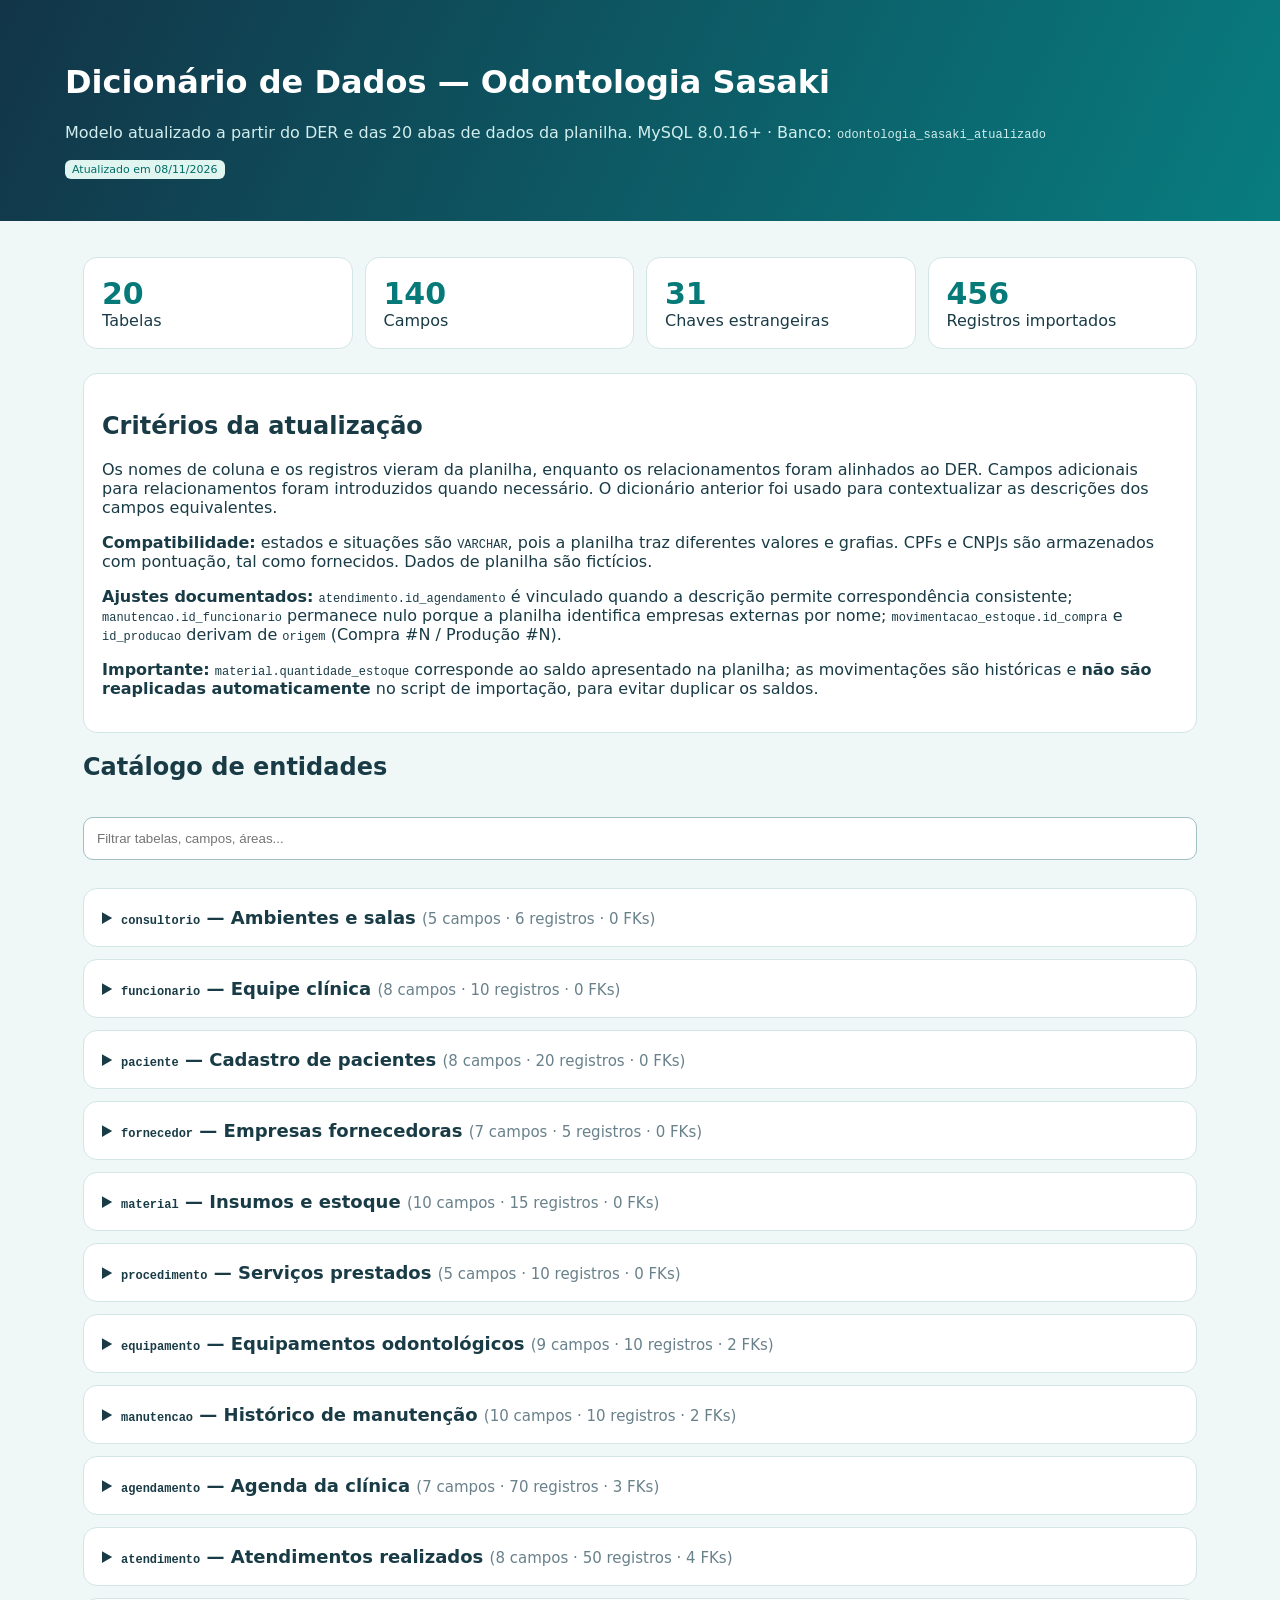
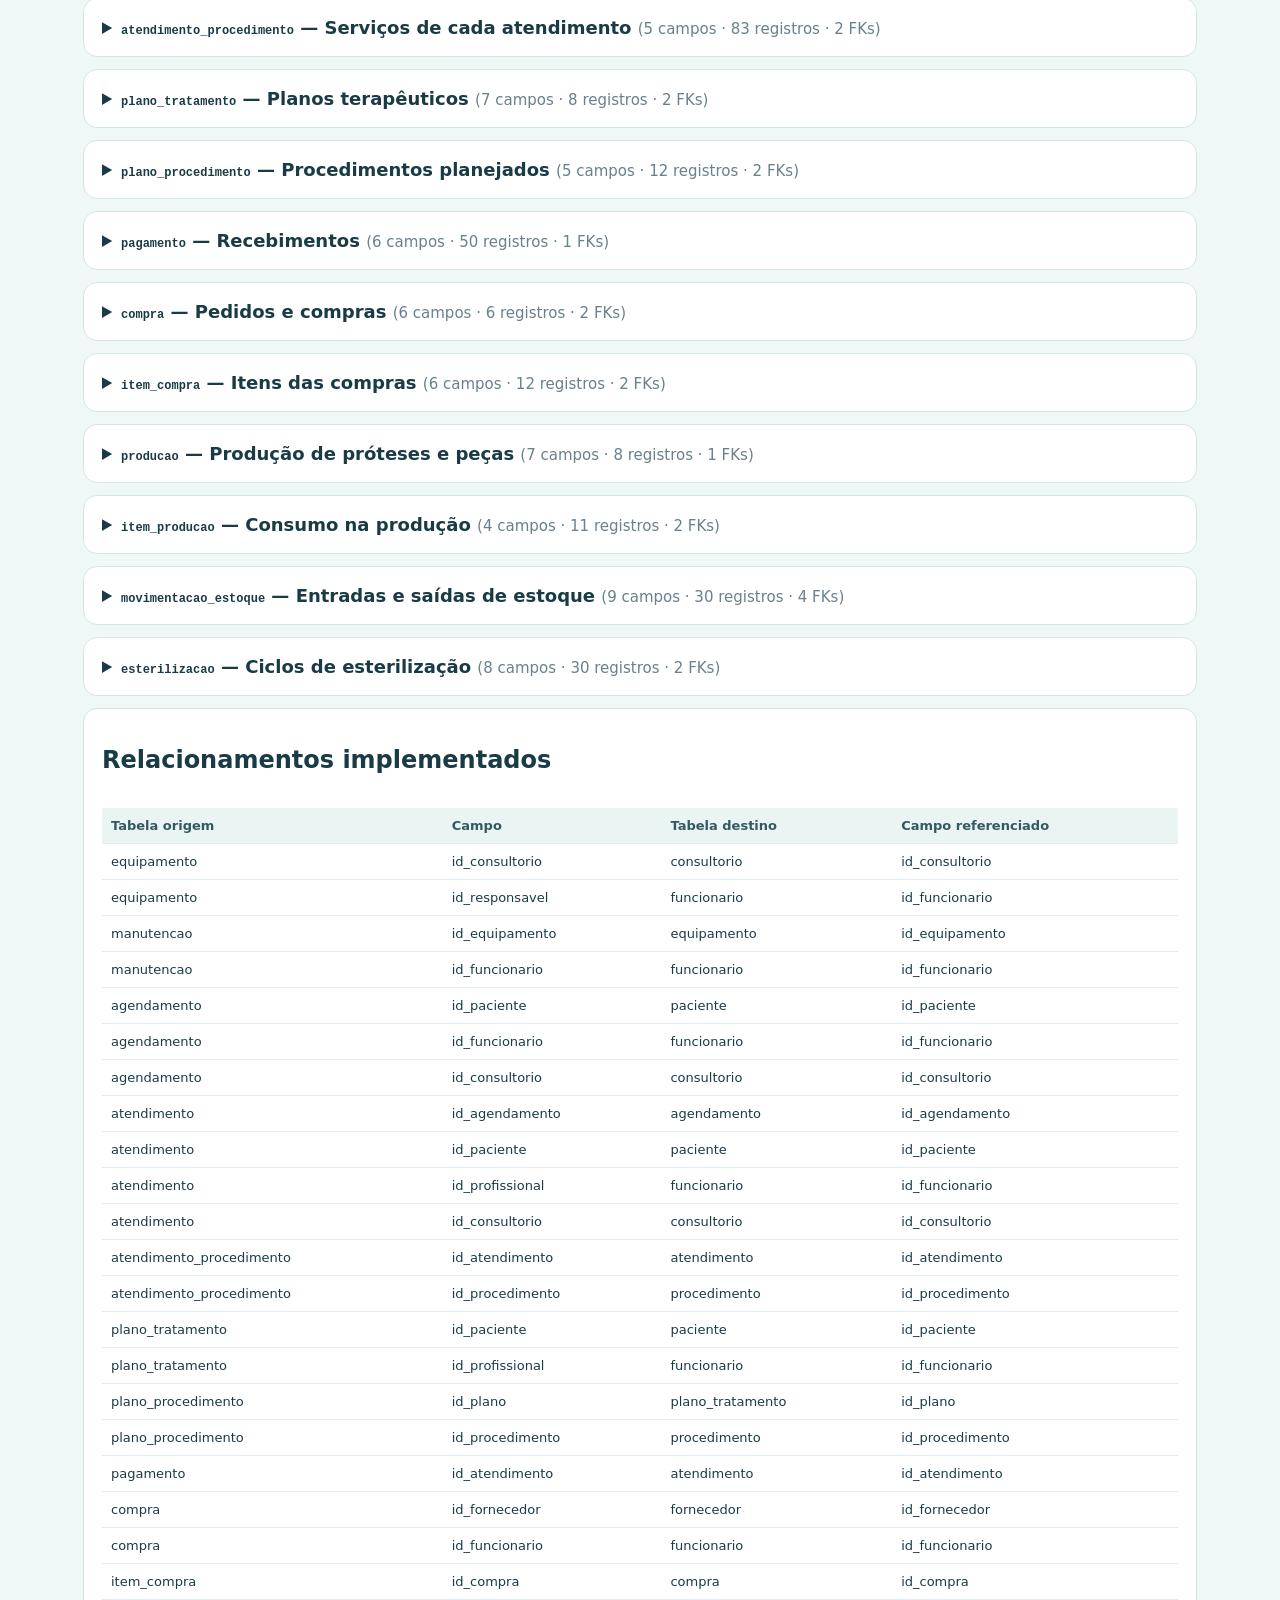
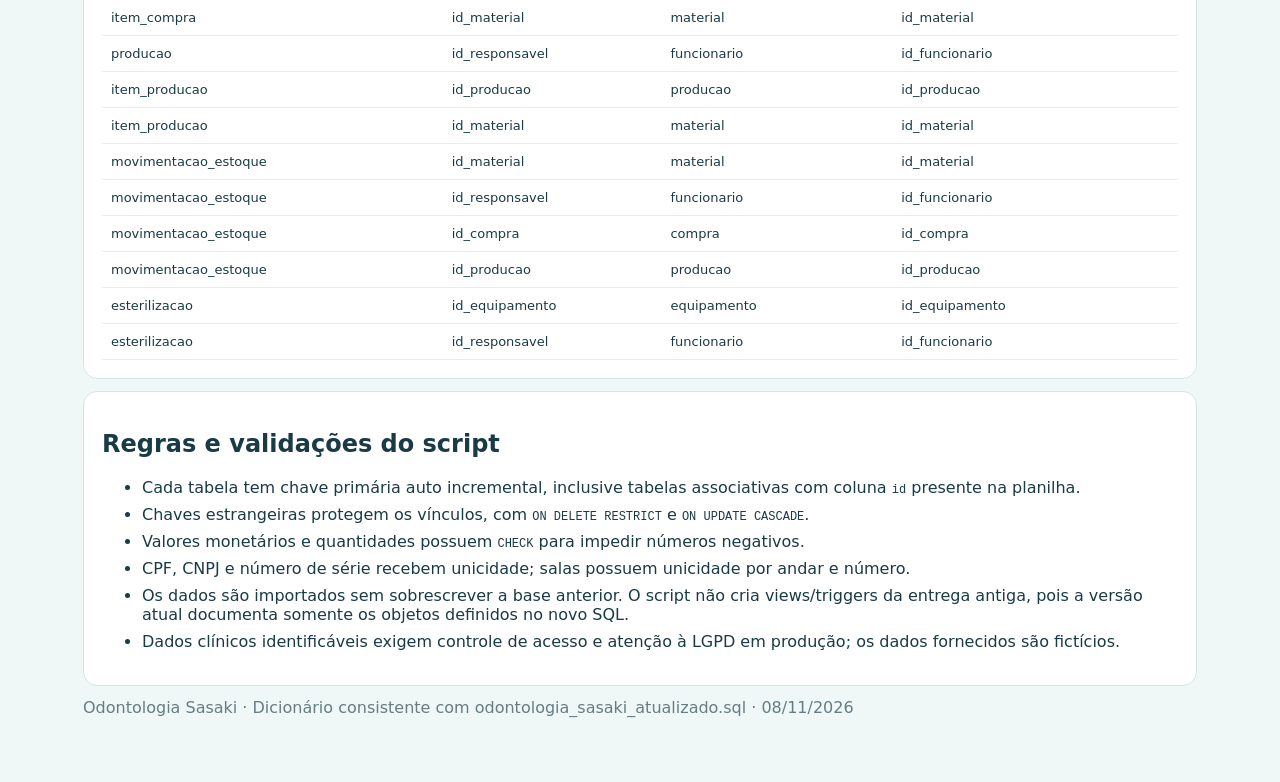
<file: Dicionario de banco de dados/dicionario_de_dados_odontologia_sasaki_atualizado.html>
<!doctype html><html lang="pt-BR"><head><meta charset="utf-8"><meta name="viewport" content="width=device-width,initial-scale=1"><title>Dicionário de Dados — Odontologia Sasaki (Atualizado)</title>
<style>:root{font-family:system-ui,Arial,sans-serif;color:#193b46;background:#eff7f7}*{box-sizing:border-box}body{margin:0}.top{background:linear-gradient(115deg,#123548,#087d80);color:white;padding:42px max(24px,calc((100% - 1150px)/2))}.top p{color:#d2eeee}.wrap{max-width:1150px;margin:auto;padding:24px 18px 65px}.tiles{display:grid;grid-template-columns:repeat(4,1fr);gap:12px}.tile,.panel,details{background:white;border:1px solid #d4e5e5;border-radius:14px;padding:18px;margin:12px 0}.tile b{display:block;font-size:30px;color:#057a78}.muted{color:#657d83}.tag{display:inline-block;background:#e0f4f0;color:#006c65;border-radius:6px;padding:3px 7px;font-size:11px}.filter{width:100%;padding:13px;border:1px solid #9fbfc0;border-radius:10px;margin:16px 0}summary{cursor:pointer;font-weight:750;font-size:18px}summary small{font-weight:400;color:#69818b}table{border-collapse:collapse;width:100%;font-size:13px;margin-top:14px}td,th{text-align:left;border-bottom:1px solid #e3ecef;padding:10px 9px;vertical-align:top}th{background:#e9f4f3;color:#355961}code{font-size:12px;overflow-wrap:anywhere}.tablebox{overflow-x:auto}.key{color:#007a7b;font-weight:bold}li{margin:8px 0}@media(max-width:700px){.tiles{grid-template-columns:repeat(2,1fr)}.top{padding:30px 20px}table{min-width:760px}}@media print{.filter{display:none}details{break-inside:avoid}details .tablebox{display:block!important}}</style>
</head><body><header class="top"><h1>Dicionário de Dados — Odontologia Sasaki</h1><p>Modelo atualizado a partir do DER e das 20 abas de dados da planilha. MySQL 8.0.16+ · Banco: <code>odontologia_sasaki_atualizado</code></p><span class="tag">Atualizado em 08/11/2026</span></header><main class="wrap"><div class="tiles">
<div class="tile"><b>20</b><span>Tabelas</span></div>
<div class="tile"><b>140</b><span>Campos</span></div>
<div class="tile"><b>31</b><span>Chaves estrangeiras</span></div>
<div class="tile"><b>456</b><span>Registros importados</span></div>
</div><section class="panel"><h2>Critérios da atualização</h2><p>Os nomes de coluna e os registros vieram da planilha, enquanto os relacionamentos foram alinhados ao DER. Campos adicionais para relacionamentos foram introduzidos quando necessário. O dicionário anterior foi usado para contextualizar as descrições dos campos equivalentes.</p><p><b>Compatibilidade:</b> estados e situações são <code>VARCHAR</code>, pois a planilha traz diferentes valores e grafias. CPFs e CNPJs são armazenados com pontuação, tal como fornecidos. Dados de planilha são fictícios.</p><p><b>Ajustes documentados:</b> <code>atendimento.id_agendamento</code> é vinculado quando a descrição permite correspondência consistente; <code>manutencao.id_funcionario</code> permanece nulo porque a planilha identifica empresas externas por nome; <code>movimentacao_estoque.id_compra</code> e <code>id_producao</code> derivam de <code>origem</code> (Compra #N / Produção #N).</p><p><b>Importante:</b> <code>material.quantidade_estoque</code> corresponde ao saldo apresentado na planilha; as movimentações são históricas e <strong>não são reaplicadas automaticamente</strong> no script de importação, para evitar duplicar os saldos.</p></section><section><h2>Catálogo de entidades</h2><input class="filter" id="search" placeholder="Filtrar tabelas, campos, áreas..." oninput="let q=this.value.toLowerCase();document.querySelectorAll(&quot;details&quot;).forEach(e=>e.hidden=!e.dataset.search.includes(q))">
<details data-search="consultorio ambientes e salas id_consultorio nome_consultorio numero_sala andar status"><summary><code>consultorio</code> — Ambientes e salas <small>(5 campos · 6 registros · 0 FKs)</small></summary><div class="tablebox"><table><thead><tr><th>Coluna</th><th>Tipo MySQL</th><th>Nulo</th><th>Chave</th><th>Origem</th><th>Descrição</th></tr></thead><tbody>
<tr><td><code>id_consultorio</code></td><td><code>BIGINT</code></td><td>Não</td><td class="key">PK / AUTO_INCREMENT</td><td>PLANILHA</td><td>Identificador único do consultório.</td></tr>
<tr><td><code>nome_consultorio</code></td><td><code>VARCHAR(180)</code></td><td>Não</td><td class="key">—</td><td>PLANILHA</td><td>Nome utilizado para identificar o ambiente.</td></tr>
<tr><td><code>numero_sala</code></td><td><code>VARCHAR(20)</code></td><td>Não</td><td class="key">UNIQUE composto</td><td>PLANILHA</td><td>Número ou código da sala.</td></tr>
<tr><td><code>andar</code></td><td><code>INT</code></td><td>Sim</td><td class="key">UNIQUE composto</td><td>PLANILHA</td><td>Pavimento onde o consultório está localizado.</td></tr>
<tr><td><code>status</code></td><td><code>VARCHAR(120)</code></td><td>Não</td><td class="key">—</td><td>PLANILHA</td><td>Situação de funcionamento do consultório.</td></tr>
</tbody></table></div></details>
<details data-search="funcionario equipe clínica id_funcionario nome cpf cargo telefone email data_admissao situacao_profissional"><summary><code>funcionario</code> — Equipe clínica <small>(8 campos · 10 registros · 0 FKs)</small></summary><div class="tablebox"><table><thead><tr><th>Coluna</th><th>Tipo MySQL</th><th>Nulo</th><th>Chave</th><th>Origem</th><th>Descrição</th></tr></thead><tbody>
<tr><td><code>id_funcionario</code></td><td><code>BIGINT</code></td><td>Não</td><td class="key">PK / AUTO_INCREMENT</td><td>PLANILHA</td><td>Identificador único do colaborador.</td></tr>
<tr><td><code>nome</code></td><td><code>VARCHAR(180)</code></td><td>Não</td><td class="key">—</td><td>PLANILHA</td><td>Nome completo do funcionário.</td></tr>
<tr><td><code>cpf</code></td><td><code>VARCHAR(14)</code></td><td>Sim</td><td class="key">UNIQUE</td><td>PLANILHA</td><td>CPF do funcionário, armazenado com 11 algarismos.</td></tr>
<tr><td><code>cargo</code></td><td><code>VARCHAR(120)</code></td><td>Sim</td><td class="key">—</td><td>PLANILHA</td><td>Cargo ou função exercida.</td></tr>
<tr><td><code>telefone</code></td><td><code>VARCHAR(120)</code></td><td>Sim</td><td class="key">—</td><td>PLANILHA</td><td>Telefone de contato.</td></tr>
<tr><td><code>email</code></td><td><code>VARCHAR(150)</code></td><td>Sim</td><td class="key">—</td><td>PLANILHA</td><td>Endereço eletrônico do funcionário.</td></tr>
<tr><td><code>data_admissao</code></td><td><code>DATE</code></td><td>Não</td><td class="key">—</td><td>PLANILHA</td><td>Data de admissão na clínica.</td></tr>
<tr><td><code>situacao_profissional</code></td><td><code>VARCHAR(120)</code></td><td>Não</td><td class="key">—</td><td>PLANILHA</td><td>Condição profissional do funcionário.</td></tr>
</tbody></table></div></details>
<details data-search="paciente cadastro de pacientes id_paciente nome cpf data_nascimento telefone email endereco convenio"><summary><code>paciente</code> — Cadastro de pacientes <small>(8 campos · 20 registros · 0 FKs)</small></summary><div class="tablebox"><table><thead><tr><th>Coluna</th><th>Tipo MySQL</th><th>Nulo</th><th>Chave</th><th>Origem</th><th>Descrição</th></tr></thead><tbody>
<tr><td><code>id_paciente</code></td><td><code>BIGINT</code></td><td>Não</td><td class="key">PK / AUTO_INCREMENT</td><td>PLANILHA</td><td>Identificador único do paciente.</td></tr>
<tr><td><code>nome</code></td><td><code>VARCHAR(180)</code></td><td>Não</td><td class="key">—</td><td>PLANILHA</td><td>Nome completo do paciente.</td></tr>
<tr><td><code>cpf</code></td><td><code>VARCHAR(14)</code></td><td>Sim</td><td class="key">UNIQUE</td><td>PLANILHA</td><td>CPF do paciente, quando informado.</td></tr>
<tr><td><code>data_nascimento</code></td><td><code>DATE</code></td><td>Sim</td><td class="key">—</td><td>PLANILHA</td><td>Data de nascimento do paciente.</td></tr>
<tr><td><code>telefone</code></td><td><code>VARCHAR(120)</code></td><td>Sim</td><td class="key">—</td><td>PLANILHA</td><td>Telefone para contato.</td></tr>
<tr><td><code>email</code></td><td><code>VARCHAR(150)</code></td><td>Sim</td><td class="key">—</td><td>PLANILHA</td><td>Endereço eletrônico informado.</td></tr>
<tr><td><code>endereco</code></td><td><code>VARCHAR(250)</code></td><td>Sim</td><td class="key">—</td><td>PLANILHA</td><td>Endereço cadastrado.</td></tr>
<tr><td><code>convenio</code></td><td><code>VARCHAR(120)</code></td><td>Sim</td><td class="key">—</td><td>PLANILHA</td><td>Nome do convênio, quando aplicável.</td></tr>
</tbody></table></div></details>
<details data-search="fornecedor empresas fornecedoras id_fornecedor razao_social cnpj telefone email endereco status"><summary><code>fornecedor</code> — Empresas fornecedoras <small>(7 campos · 5 registros · 0 FKs)</small></summary><div class="tablebox"><table><thead><tr><th>Coluna</th><th>Tipo MySQL</th><th>Nulo</th><th>Chave</th><th>Origem</th><th>Descrição</th></tr></thead><tbody>
<tr><td><code>id_fornecedor</code></td><td><code>BIGINT</code></td><td>Não</td><td class="key">PK / AUTO_INCREMENT</td><td>PLANILHA</td><td>Identificador único do fornecedor.</td></tr>
<tr><td><code>razao_social</code></td><td><code>VARCHAR(180)</code></td><td>Não</td><td class="key">—</td><td>PLANILHA</td><td>Razão social ou nome cadastrado do fornecedor.</td></tr>
<tr><td><code>cnpj</code></td><td><code>VARCHAR(18)</code></td><td>Sim</td><td class="key">UNIQUE</td><td>PLANILHA</td><td>CNPJ do fornecedor, quando disponível.</td></tr>
<tr><td><code>telefone</code></td><td><code>VARCHAR(120)</code></td><td>Sim</td><td class="key">—</td><td>PLANILHA</td><td>Telefone comercial.</td></tr>
<tr><td><code>email</code></td><td><code>VARCHAR(150)</code></td><td>Sim</td><td class="key">—</td><td>PLANILHA</td><td>E-mail de contato do fornecedor.</td></tr>
<tr><td><code>endereco</code></td><td><code>VARCHAR(250)</code></td><td>Sim</td><td class="key">—</td><td>PLANILHA</td><td>Endereço comercial.</td></tr>
<tr><td><code>status</code></td><td><code>VARCHAR(120)</code></td><td>Não</td><td class="key">—</td><td>PLANILHA</td><td>Situação cadastral do fornecedor.</td></tr>
</tbody></table></div></details>
<details data-search="material insumos e estoque id_material nome categoria descricao quantidade_estoque estoque_minimo valor validade localizacao situacao_estoque"><summary><code>material</code> — Insumos e estoque <small>(10 campos · 15 registros · 0 FKs)</small></summary><div class="tablebox"><table><thead><tr><th>Coluna</th><th>Tipo MySQL</th><th>Nulo</th><th>Chave</th><th>Origem</th><th>Descrição</th></tr></thead><tbody>
<tr><td><code>id_material</code></td><td><code>BIGINT</code></td><td>Não</td><td class="key">PK / AUTO_INCREMENT</td><td>PLANILHA</td><td>Identificador único do material.</td></tr>
<tr><td><code>nome</code></td><td><code>VARCHAR(180)</code></td><td>Não</td><td class="key">—</td><td>PLANILHA</td><td>Nome.</td></tr>
<tr><td><code>categoria</code></td><td><code>VARCHAR(120)</code></td><td>Não</td><td class="key">—</td><td>PLANILHA</td><td>Categoria para classificação do material.</td></tr>
<tr><td><code>descricao</code></td><td><code>TEXT</code></td><td>Sim</td><td class="key">—</td><td>PLANILHA</td><td>Características ou informações complementares.</td></tr>
<tr><td><code>quantidade_estoque</code></td><td><code>INT</code></td><td>Sim</td><td class="key">—</td><td>PLANILHA</td><td>Saldo atual disponível, mantido pelas movimentações de estoque.</td></tr>
<tr><td><code>estoque_minimo</code></td><td><code>INT</code></td><td>Sim</td><td class="key">—</td><td>PLANILHA</td><td>Limite usado para indicar estoque baixo.</td></tr>
<tr><td><code>valor</code></td><td><code>DECIMAL(12,2)</code></td><td>Não</td><td class="key">—</td><td>PLANILHA</td><td>Valor monetário informado.</td></tr>
<tr><td><code>validade</code></td><td><code>DATE</code></td><td>Sim</td><td class="key">—</td><td>PLANILHA</td><td>Data de validade do material.</td></tr>
<tr><td><code>localizacao</code></td><td><code>VARCHAR(120)</code></td><td>Sim</td><td class="key">—</td><td>PLANILHA</td><td>Local físico onde o material fica armazenado.</td></tr>
<tr><td><code>situacao_estoque</code></td><td><code>VARCHAR(120)</code></td><td>Sim</td><td class="key">—</td><td>PLANILHA</td><td>Classificação do estoque conforme o saldo mínimo.</td></tr>
</tbody></table></div></details>
<details data-search="procedimento serviços prestados id_procedimento nome descricao preco duracao_estimada_min"><summary><code>procedimento</code> — Serviços prestados <small>(5 campos · 10 registros · 0 FKs)</small></summary><div class="tablebox"><table><thead><tr><th>Coluna</th><th>Tipo MySQL</th><th>Nulo</th><th>Chave</th><th>Origem</th><th>Descrição</th></tr></thead><tbody>
<tr><td><code>id_procedimento</code></td><td><code>BIGINT</code></td><td>Não</td><td class="key">PK / AUTO_INCREMENT</td><td>PLANILHA</td><td>Identificador único do procedimento.</td></tr>
<tr><td><code>nome</code></td><td><code>VARCHAR(180)</code></td><td>Não</td><td class="key">—</td><td>PLANILHA</td><td>Nome.</td></tr>
<tr><td><code>descricao</code></td><td><code>TEXT</code></td><td>Sim</td><td class="key">—</td><td>PLANILHA</td><td>Descrição técnica ou comercial do procedimento.</td></tr>
<tr><td><code>preco</code></td><td><code>DECIMAL(12,2)</code></td><td>Não</td><td class="key">—</td><td>PLANILHA</td><td>Preco.</td></tr>
<tr><td><code>duracao_estimada_min</code></td><td><code>INT</code></td><td>Sim</td><td class="key">—</td><td>PLANILHA</td><td>Duração prevista em minutos.</td></tr>
</tbody></table></div></details>
<details data-search="equipamento equipamentos odontológicos id_equipamento nome tipo numero_serie id_consultorio id_responsavel data_aquisicao ultima_manutencao status"><summary><code>equipamento</code> — Equipamentos odontológicos <small>(9 campos · 10 registros · 2 FKs)</small></summary><div class="tablebox"><table><thead><tr><th>Coluna</th><th>Tipo MySQL</th><th>Nulo</th><th>Chave</th><th>Origem</th><th>Descrição</th></tr></thead><tbody>
<tr><td><code>id_equipamento</code></td><td><code>BIGINT</code></td><td>Não</td><td class="key">PK / AUTO_INCREMENT</td><td>PLANILHA</td><td>Identificador único do equipamento.</td></tr>
<tr><td><code>nome</code></td><td><code>VARCHAR(180)</code></td><td>Não</td><td class="key">—</td><td>PLANILHA</td><td>Nome.</td></tr>
<tr><td><code>tipo</code></td><td><code>VARCHAR(120)</code></td><td>Não</td><td class="key">—</td><td>PLANILHA</td><td>Tipo.</td></tr>
<tr><td><code>numero_serie</code></td><td><code>VARCHAR(120)</code></td><td>Sim</td><td class="key">UNIQUE</td><td>PLANILHA</td><td>Número de série único.</td></tr>
<tr><td><code>id_consultorio</code></td><td><code>BIGINT</code></td><td>Não</td><td class="key">FK → consultorio.id_consultorio</td><td>PLANILHA</td><td>Consultório ao qual o equipamento está vinculado.</td></tr>
<tr><td><code>id_responsavel</code></td><td><code>BIGINT</code></td><td>Não</td><td class="key">FK → funcionario.id_funcionario</td><td>PLANILHA</td><td>Identificador do funcionário responsável.</td></tr>
<tr><td><code>data_aquisicao</code></td><td><code>DATE</code></td><td>Sim</td><td class="key">—</td><td>PLANILHA</td><td>Data de aquisição.</td></tr>
<tr><td><code>ultima_manutencao</code></td><td><code>DATE</code></td><td>Sim</td><td class="key">—</td><td>PLANILHA</td><td>Data da última manutenção informada.</td></tr>
<tr><td><code>status</code></td><td><code>VARCHAR(120)</code></td><td>Não</td><td class="key">—</td><td>PLANILHA</td><td>Estado operacional do equipamento.</td></tr>
</tbody></table></div></details>
<details data-search="manutencao histórico de manutenção id_manutencao id_equipamento tecnico_responsavel tipo_manutencao data_inicio data_fim descricao custo status id_funcionario"><summary><code>manutencao</code> — Histórico de manutenção <small>(10 campos · 10 registros · 2 FKs)</small></summary><div class="tablebox"><table><thead><tr><th>Coluna</th><th>Tipo MySQL</th><th>Nulo</th><th>Chave</th><th>Origem</th><th>Descrição</th></tr></thead><tbody>
<tr><td><code>id_manutencao</code></td><td><code>BIGINT</code></td><td>Não</td><td class="key">PK / AUTO_INCREMENT</td><td>PLANILHA</td><td>Identificador único do registro de manutenção.</td></tr>
<tr><td><code>id_equipamento</code></td><td><code>BIGINT</code></td><td>Não</td><td class="key">FK → equipamento.id_equipamento</td><td>PLANILHA</td><td>Equipamento que recebe a intervenção.</td></tr>
<tr><td><code>tecnico_responsavel</code></td><td><code>VARCHAR(180)</code></td><td>Sim</td><td class="key">—</td><td>PLANILHA</td><td>Nome do prestador externo da manutenção.</td></tr>
<tr><td><code>tipo_manutencao</code></td><td><code>VARCHAR(120)</code></td><td>Não</td><td class="key">—</td><td>PLANILHA</td><td>Classificação da intervenção (preventiva, corretiva ou calibração).</td></tr>
<tr><td><code>data_inicio</code></td><td><code>DATE</code></td><td>Não</td><td class="key">—</td><td>PLANILHA</td><td>Data e hora de início.</td></tr>
<tr><td><code>data_fim</code></td><td><code>DATE</code></td><td>Sim</td><td class="key">—</td><td>PLANILHA</td><td>Data fim.</td></tr>
<tr><td><code>descricao</code></td><td><code>TEXT</code></td><td>Sim</td><td class="key">—</td><td>PLANILHA</td><td>Descrição do serviço de manutenção.</td></tr>
<tr><td><code>custo</code></td><td><code>DECIMAL(12,2)</code></td><td>Sim</td><td class="key">—</td><td>PLANILHA</td><td>Custo monetário registrado para a intervenção.</td></tr>
<tr><td><code>status</code></td><td><code>VARCHAR(120)</code></td><td>Não</td><td class="key">—</td><td>PLANILHA</td><td>Situação do serviço de manutenção.</td></tr>
<tr><td><code>id_funcionario</code></td><td><code>BIGINT</code></td><td>Sim</td><td class="key">FK → funcionario.id_funcionario</td><td>DER (adicional)</td><td>Funcionário interno responsável, quando identificado; texto externo preservado.</td></tr>
</tbody></table></div></details>
<details data-search="agendamento agenda da clínica id_agendamento id_paciente id_funcionario id_consultorio data horario situacao"><summary><code>agendamento</code> — Agenda da clínica <small>(7 campos · 70 registros · 3 FKs)</small></summary><div class="tablebox"><table><thead><tr><th>Coluna</th><th>Tipo MySQL</th><th>Nulo</th><th>Chave</th><th>Origem</th><th>Descrição</th></tr></thead><tbody>
<tr><td><code>id_agendamento</code></td><td><code>BIGINT</code></td><td>Não</td><td class="key">PK / AUTO_INCREMENT</td><td>PLANILHA</td><td>Identificador único do agendamento.</td></tr>
<tr><td><code>id_paciente</code></td><td><code>BIGINT</code></td><td>Não</td><td class="key">FK → paciente.id_paciente</td><td>PLANILHA</td><td>Paciente agendado.</td></tr>
<tr><td><code>id_funcionario</code></td><td><code>BIGINT</code></td><td>Não</td><td class="key">FK → funcionario.id_funcionario</td><td>PLANILHA</td><td>Profissional associado ao horário.</td></tr>
<tr><td><code>id_consultorio</code></td><td><code>BIGINT</code></td><td>Não</td><td class="key">FK → consultorio.id_consultorio</td><td>PLANILHA</td><td>Sala reservada para o horário.</td></tr>
<tr><td><code>data</code></td><td><code>DATE</code></td><td>Não</td><td class="key">—</td><td>PLANILHA</td><td>Data do evento registrado.</td></tr>
<tr><td><code>horario</code></td><td><code>TIME</code></td><td>Sim</td><td class="key">—</td><td>PLANILHA</td><td>Horario.</td></tr>
<tr><td><code>situacao</code></td><td><code>VARCHAR(120)</code></td><td>Não</td><td class="key">—</td><td>PLANILHA</td><td>Situação do registro.</td></tr>
</tbody></table></div></details>
<details data-search="atendimento atendimentos realizados id_atendimento id_paciente id_profissional id_consultorio data descricao status id_agendamento"><summary><code>atendimento</code> — Atendimentos realizados <small>(8 campos · 50 registros · 4 FKs)</small></summary><div class="tablebox"><table><thead><tr><th>Coluna</th><th>Tipo MySQL</th><th>Nulo</th><th>Chave</th><th>Origem</th><th>Descrição</th></tr></thead><tbody>
<tr><td><code>id_atendimento</code></td><td><code>BIGINT</code></td><td>Não</td><td class="key">PK / AUTO_INCREMENT</td><td>PLANILHA</td><td>Identificador único do atendimento.</td></tr>
<tr><td><code>id_paciente</code></td><td><code>BIGINT</code></td><td>Não</td><td class="key">FK → paciente.id_paciente</td><td>PLANILHA</td><td>Paciente atendido.</td></tr>
<tr><td><code>id_profissional</code></td><td><code>BIGINT</code></td><td>Não</td><td class="key">FK → funcionario.id_funcionario</td><td>PLANILHA</td><td>Identificador do profissional responsável.</td></tr>
<tr><td><code>id_consultorio</code></td><td><code>BIGINT</code></td><td>Não</td><td class="key">FK → consultorio.id_consultorio</td><td>PLANILHA</td><td>Consultório onde ocorreu o atendimento.</td></tr>
<tr><td><code>data</code></td><td><code>DATE</code></td><td>Não</td><td class="key">—</td><td>PLANILHA</td><td>Data do evento registrado.</td></tr>
<tr><td><code>descricao</code></td><td><code>TEXT</code></td><td>Sim</td><td class="key">—</td><td>PLANILHA</td><td>Descrição geral do atendimento realizado.</td></tr>
<tr><td><code>status</code></td><td><code>VARCHAR(120)</code></td><td>Não</td><td class="key">—</td><td>PLANILHA</td><td>Situação do atendimento.</td></tr>
<tr><td><code>id_agendamento</code></td><td><code>BIGINT</code></td><td>Sim</td><td class="key">FK → agendamento.id_agendamento</td><td>DER (adicional)</td><td>Agendamento de origem, identificado pela descrição quando possível.</td></tr>
</tbody></table></div></details>
<details data-search="atendimento_procedimento serviços de cada atendimento id id_atendimento id_procedimento quantidade valor_cobrado"><summary><code>atendimento_procedimento</code> — Serviços de cada atendimento <small>(5 campos · 83 registros · 2 FKs)</small></summary><div class="tablebox"><table><thead><tr><th>Coluna</th><th>Tipo MySQL</th><th>Nulo</th><th>Chave</th><th>Origem</th><th>Descrição</th></tr></thead><tbody>
<tr><td><code>id</code></td><td><code>BIGINT</code></td><td>Não</td><td class="key">PK / AUTO_INCREMENT</td><td>PLANILHA</td><td>Identificador sequencial do registro.</td></tr>
<tr><td><code>id_atendimento</code></td><td><code>BIGINT</code></td><td>Não</td><td class="key">FK → atendimento.id_atendimento</td><td>PLANILHA</td><td>Atendimento em que o procedimento foi realizado.</td></tr>
<tr><td><code>id_procedimento</code></td><td><code>BIGINT</code></td><td>Não</td><td class="key">FK → procedimento.id_procedimento</td><td>PLANILHA</td><td>Procedimento realizado.</td></tr>
<tr><td><code>quantidade</code></td><td><code>INT</code></td><td>Não</td><td class="key">—</td><td>PLANILHA</td><td>Número de ocorrências do procedimento no atendimento.</td></tr>
<tr><td><code>valor_cobrado</code></td><td><code>DECIMAL(12,2)</code></td><td>Sim</td><td class="key">—</td><td>PLANILHA</td><td>Valor cobrado.</td></tr>
</tbody></table></div></details>
<details data-search="plano_tratamento planos terapêuticos id_plano id_paciente id_profissional descricao data_inicio data_prevista_fim situacao"><summary><code>plano_tratamento</code> — Planos terapêuticos <small>(7 campos · 8 registros · 2 FKs)</small></summary><div class="tablebox"><table><thead><tr><th>Coluna</th><th>Tipo MySQL</th><th>Nulo</th><th>Chave</th><th>Origem</th><th>Descrição</th></tr></thead><tbody>
<tr><td><code>id_plano</code></td><td><code>BIGINT</code></td><td>Não</td><td class="key">PK / AUTO_INCREMENT</td><td>PLANILHA</td><td>Identificador único do plano de tratamento.</td></tr>
<tr><td><code>id_paciente</code></td><td><code>BIGINT</code></td><td>Não</td><td class="key">FK → paciente.id_paciente</td><td>PLANILHA</td><td>Paciente proprietário do plano.</td></tr>
<tr><td><code>id_profissional</code></td><td><code>BIGINT</code></td><td>Não</td><td class="key">FK → funcionario.id_funcionario</td><td>PLANILHA</td><td>Identificador do profissional responsável.</td></tr>
<tr><td><code>descricao</code></td><td><code>TEXT</code></td><td>Sim</td><td class="key">—</td><td>PLANILHA</td><td>Descrição ou objetivo do tratamento.</td></tr>
<tr><td><code>data_inicio</code></td><td><code>DATE</code></td><td>Não</td><td class="key">—</td><td>PLANILHA</td><td>Data inicio.</td></tr>
<tr><td><code>data_prevista_fim</code></td><td><code>DATE</code></td><td>Sim</td><td class="key">—</td><td>PLANILHA</td><td>Data prevista fim.</td></tr>
<tr><td><code>situacao</code></td><td><code>VARCHAR(120)</code></td><td>Não</td><td class="key">—</td><td>PLANILHA</td><td>Situação do registro.</td></tr>
</tbody></table></div></details>
<details data-search="plano_procedimento procedimentos planejados id id_plano id_procedimento quantidade valor_previsto"><summary><code>plano_procedimento</code> — Procedimentos planejados <small>(5 campos · 12 registros · 2 FKs)</small></summary><div class="tablebox"><table><thead><tr><th>Coluna</th><th>Tipo MySQL</th><th>Nulo</th><th>Chave</th><th>Origem</th><th>Descrição</th></tr></thead><tbody>
<tr><td><code>id</code></td><td><code>BIGINT</code></td><td>Não</td><td class="key">PK / AUTO_INCREMENT</td><td>PLANILHA</td><td>Identificador sequencial do registro.</td></tr>
<tr><td><code>id_plano</code></td><td><code>BIGINT</code></td><td>Não</td><td class="key">FK → plano_tratamento.id_plano</td><td>PLANILHA</td><td>Plano de tratamento ao qual o procedimento pertence.</td></tr>
<tr><td><code>id_procedimento</code></td><td><code>BIGINT</code></td><td>Não</td><td class="key">FK → procedimento.id_procedimento</td><td>PLANILHA</td><td>Procedimento previsto no plano.</td></tr>
<tr><td><code>quantidade</code></td><td><code>INT</code></td><td>Não</td><td class="key">—</td><td>PLANILHA</td><td>Quantidade planejada.</td></tr>
<tr><td><code>valor_previsto</code></td><td><code>DECIMAL(12,2)</code></td><td>Sim</td><td class="key">—</td><td>PLANILHA</td><td>Valor previsto registrado para o procedimento; não é coluna calculada.</td></tr>
</tbody></table></div></details>
<details data-search="pagamento recebimentos id_pagamento id_atendimento valor data_pagamento forma_pagamento situacao_financeira"><summary><code>pagamento</code> — Recebimentos <small>(6 campos · 50 registros · 1 FKs)</small></summary><div class="tablebox"><table><thead><tr><th>Coluna</th><th>Tipo MySQL</th><th>Nulo</th><th>Chave</th><th>Origem</th><th>Descrição</th></tr></thead><tbody>
<tr><td><code>id_pagamento</code></td><td><code>BIGINT</code></td><td>Não</td><td class="key">PK / AUTO_INCREMENT</td><td>PLANILHA</td><td>Identificador único do pagamento.</td></tr>
<tr><td><code>id_atendimento</code></td><td><code>BIGINT</code></td><td>Não</td><td class="key">FK → atendimento.id_atendimento</td><td>PLANILHA</td><td>Atendimento ao qual o lançamento se refere.</td></tr>
<tr><td><code>valor</code></td><td><code>DECIMAL(12,2)</code></td><td>Não</td><td class="key">—</td><td>PLANILHA</td><td>Valor do lançamento.</td></tr>
<tr><td><code>data_pagamento</code></td><td><code>DATE</code></td><td>Sim</td><td class="key">—</td><td>PLANILHA</td><td>Data e hora do recebimento, quando houver.</td></tr>
<tr><td><code>forma_pagamento</code></td><td><code>VARCHAR(120)</code></td><td>Sim</td><td class="key">—</td><td>PLANILHA</td><td>Meio de pagamento utilizado ou previsto.</td></tr>
<tr><td><code>situacao_financeira</code></td><td><code>VARCHAR(120)</code></td><td>Não</td><td class="key">—</td><td>PLANILHA</td><td>Situacao financeira.</td></tr>
</tbody></table></div></details>
<details data-search="compra pedidos e compras id_compra id_fornecedor id_funcionario data_compra data_recebimento situacao"><summary><code>compra</code> — Pedidos e compras <small>(6 campos · 6 registros · 2 FKs)</small></summary><div class="tablebox"><table><thead><tr><th>Coluna</th><th>Tipo MySQL</th><th>Nulo</th><th>Chave</th><th>Origem</th><th>Descrição</th></tr></thead><tbody>
<tr><td><code>id_compra</code></td><td><code>BIGINT</code></td><td>Não</td><td class="key">PK / AUTO_INCREMENT</td><td>PLANILHA</td><td>Identificador único do pedido de compra.</td></tr>
<tr><td><code>id_fornecedor</code></td><td><code>BIGINT</code></td><td>Não</td><td class="key">FK → fornecedor.id_fornecedor</td><td>PLANILHA</td><td>Fornecedor associado à compra.</td></tr>
<tr><td><code>id_funcionario</code></td><td><code>BIGINT</code></td><td>Não</td><td class="key">FK → funcionario.id_funcionario</td><td>PLANILHA</td><td>Funcionário responsável pelo pedido, quando indicado.</td></tr>
<tr><td><code>data_compra</code></td><td><code>DATE</code></td><td>Não</td><td class="key">—</td><td>PLANILHA</td><td>Data em que a compra foi registrada.</td></tr>
<tr><td><code>data_recebimento</code></td><td><code>DATE</code></td><td>Sim</td><td class="key">—</td><td>PLANILHA</td><td>Data de recebimento dos itens.</td></tr>
<tr><td><code>situacao</code></td><td><code>VARCHAR(120)</code></td><td>Não</td><td class="key">—</td><td>PLANILHA</td><td>Situação do registro.</td></tr>
</tbody></table></div></details>
<details data-search="item_compra itens das compras id id_compra id_material quantidade valor_unitario valor_total"><summary><code>item_compra</code> — Itens das compras <small>(6 campos · 12 registros · 2 FKs)</small></summary><div class="tablebox"><table><thead><tr><th>Coluna</th><th>Tipo MySQL</th><th>Nulo</th><th>Chave</th><th>Origem</th><th>Descrição</th></tr></thead><tbody>
<tr><td><code>id</code></td><td><code>BIGINT</code></td><td>Não</td><td class="key">PK / AUTO_INCREMENT</td><td>PLANILHA</td><td>Identificador sequencial do registro.</td></tr>
<tr><td><code>id_compra</code></td><td><code>BIGINT</code></td><td>Não</td><td class="key">FK → compra.id_compra</td><td>PLANILHA</td><td>Compra à qual o item pertence.</td></tr>
<tr><td><code>id_material</code></td><td><code>BIGINT</code></td><td>Não</td><td class="key">FK → material.id_material</td><td>PLANILHA</td><td>Material comprado.</td></tr>
<tr><td><code>quantidade</code></td><td><code>INT</code></td><td>Não</td><td class="key">—</td><td>PLANILHA</td><td>Quantidade adquirida do material.</td></tr>
<tr><td><code>valor_unitario</code></td><td><code>DECIMAL(12,2)</code></td><td>Não</td><td class="key">—</td><td>PLANILHA</td><td>Preço unitário negociado.</td></tr>
<tr><td><code>valor_total</code></td><td><code>DECIMAL(12,2)</code></td><td>Sim</td><td class="key">—</td><td>PLANILHA</td><td>Total calculado automaticamente como quantidade × valor_unitario.</td></tr>
</tbody></table></div></details>
<details data-search="producao produção de próteses e peças id_producao tipo_producao id_responsavel quantidade data_inicio data_fim status"><summary><code>producao</code> — Produção de próteses e peças <small>(7 campos · 8 registros · 1 FKs)</small></summary><div class="tablebox"><table><thead><tr><th>Coluna</th><th>Tipo MySQL</th><th>Nulo</th><th>Chave</th><th>Origem</th><th>Descrição</th></tr></thead><tbody>
<tr><td><code>id_producao</code></td><td><code>BIGINT</code></td><td>Não</td><td class="key">PK / AUTO_INCREMENT</td><td>PLANILHA</td><td>Identificador único da ordem de produção.</td></tr>
<tr><td><code>tipo_producao</code></td><td><code>VARCHAR(180)</code></td><td>Não</td><td class="key">—</td><td>PLANILHA</td><td>Categoria do processo produtivo.</td></tr>
<tr><td><code>id_responsavel</code></td><td><code>BIGINT</code></td><td>Não</td><td class="key">FK → funcionario.id_funcionario</td><td>PLANILHA</td><td>Identificador do funcionário responsável.</td></tr>
<tr><td><code>quantidade</code></td><td><code>INT</code></td><td>Não</td><td class="key">—</td><td>PLANILHA</td><td>Quantidade prevista ou produzida na ordem.</td></tr>
<tr><td><code>data_inicio</code></td><td><code>DATE</code></td><td>Não</td><td class="key">—</td><td>PLANILHA</td><td>Data e hora do início da produção.</td></tr>
<tr><td><code>data_fim</code></td><td><code>DATE</code></td><td>Sim</td><td class="key">—</td><td>PLANILHA</td><td>Data fim.</td></tr>
<tr><td><code>status</code></td><td><code>VARCHAR(120)</code></td><td>Não</td><td class="key">—</td><td>PLANILHA</td><td>Situação do processo de produção.</td></tr>
</tbody></table></div></details>
<details data-search="item_producao consumo na produção id id_producao id_material quantidade_consumida"><summary><code>item_producao</code> — Consumo na produção <small>(4 campos · 11 registros · 2 FKs)</small></summary><div class="tablebox"><table><thead><tr><th>Coluna</th><th>Tipo MySQL</th><th>Nulo</th><th>Chave</th><th>Origem</th><th>Descrição</th></tr></thead><tbody>
<tr><td><code>id</code></td><td><code>BIGINT</code></td><td>Não</td><td class="key">PK / AUTO_INCREMENT</td><td>PLANILHA</td><td>Identificador sequencial do registro.</td></tr>
<tr><td><code>id_producao</code></td><td><code>BIGINT</code></td><td>Não</td><td class="key">FK → producao.id_producao</td><td>PLANILHA</td><td>Ordem de produção que utiliza o material.</td></tr>
<tr><td><code>id_material</code></td><td><code>BIGINT</code></td><td>Não</td><td class="key">FK → material.id_material</td><td>PLANILHA</td><td>Material empregado.</td></tr>
<tr><td><code>quantidade_consumida</code></td><td><code>INT</code></td><td>Não</td><td class="key">—</td><td>PLANILHA</td><td>Quantidade consumida.</td></tr>
</tbody></table></div></details>
<details data-search="movimentacao_estoque entradas e saídas de estoque id_movimentacao id_material tipo quantidade data id_responsavel origem id_compra id_producao"><summary><code>movimentacao_estoque</code> — Entradas e saídas de estoque <small>(9 campos · 30 registros · 4 FKs)</small></summary><div class="tablebox"><table><thead><tr><th>Coluna</th><th>Tipo MySQL</th><th>Nulo</th><th>Chave</th><th>Origem</th><th>Descrição</th></tr></thead><tbody>
<tr><td><code>id_movimentacao</code></td><td><code>BIGINT</code></td><td>Não</td><td class="key">PK / AUTO_INCREMENT</td><td>PLANILHA</td><td>Identificador único da movimentação.</td></tr>
<tr><td><code>id_material</code></td><td><code>BIGINT</code></td><td>Não</td><td class="key">FK → material.id_material</td><td>PLANILHA</td><td>Material movimentado.</td></tr>
<tr><td><code>tipo</code></td><td><code>VARCHAR(120)</code></td><td>Não</td><td class="key">—</td><td>PLANILHA</td><td>Tipo.</td></tr>
<tr><td><code>quantidade</code></td><td><code>INT</code></td><td>Não</td><td class="key">—</td><td>PLANILHA</td><td>Quantidade movimentada, sempre positiva.</td></tr>
<tr><td><code>data</code></td><td><code>DATE</code></td><td>Não</td><td class="key">—</td><td>PLANILHA</td><td>Data do evento registrado.</td></tr>
<tr><td><code>id_responsavel</code></td><td><code>BIGINT</code></td><td>Não</td><td class="key">FK → funcionario.id_funcionario</td><td>PLANILHA</td><td>Identificador do funcionário responsável.</td></tr>
<tr><td><code>origem</code></td><td><code>VARCHAR(120)</code></td><td>Sim</td><td class="key">—</td><td>PLANILHA</td><td>Origem textual do movimento de estoque.</td></tr>
<tr><td><code>id_compra</code></td><td><code>BIGINT</code></td><td>Sim</td><td class="key">FK → compra.id_compra</td><td>DER (adicional)</td><td>Compra de origem, derivada do texto origem.</td></tr>
<tr><td><code>id_producao</code></td><td><code>BIGINT</code></td><td>Sim</td><td class="key">FK → producao.id_producao</td><td>DER (adicional)</td><td>Produção de origem, derivada do texto origem.</td></tr>
</tbody></table></div></details>
<details data-search="esterilizacao ciclos de esterilização id_ciclo id_equipamento id_responsavel inicio_ciclo fim_ciclo tipo resultado observacoes"><summary><code>esterilizacao</code> — Ciclos de esterilização <small>(8 campos · 30 registros · 2 FKs)</small></summary><div class="tablebox"><table><thead><tr><th>Coluna</th><th>Tipo MySQL</th><th>Nulo</th><th>Chave</th><th>Origem</th><th>Descrição</th></tr></thead><tbody>
<tr><td><code>id_ciclo</code></td><td><code>BIGINT</code></td><td>Não</td><td class="key">PK / AUTO_INCREMENT</td><td>PLANILHA</td><td>Identificador do ciclo de esterilização.</td></tr>
<tr><td><code>id_equipamento</code></td><td><code>BIGINT</code></td><td>Não</td><td class="key">FK → equipamento.id_equipamento</td><td>PLANILHA</td><td>Equipamento utilizado no ciclo.</td></tr>
<tr><td><code>id_responsavel</code></td><td><code>BIGINT</code></td><td>Não</td><td class="key">FK → funcionario.id_funcionario</td><td>PLANILHA</td><td>Identificador do funcionário responsável.</td></tr>
<tr><td><code>inicio_ciclo</code></td><td><code>DATETIME</code></td><td>Não</td><td class="key">—</td><td>PLANILHA</td><td>Inicio ciclo.</td></tr>
<tr><td><code>fim_ciclo</code></td><td><code>DATETIME</code></td><td>Sim</td><td class="key">—</td><td>PLANILHA</td><td>Fim ciclo.</td></tr>
<tr><td><code>tipo</code></td><td><code>VARCHAR(120)</code></td><td>Não</td><td class="key">—</td><td>PLANILHA</td><td>Tipo.</td></tr>
<tr><td><code>resultado</code></td><td><code>VARCHAR(120)</code></td><td>Sim</td><td class="key">—</td><td>PLANILHA</td><td>Resultado.</td></tr>
<tr><td><code>observacoes</code></td><td><code>TEXT</code></td><td>Sim</td><td class="key">—</td><td>PLANILHA</td><td>Observacoes.</td></tr>
</tbody></table></div></details>
</section><section class="panel"><h2>Relacionamentos implementados</h2><div class="tablebox"><table><thead><tr><th>Tabela origem</th><th>Campo</th><th>Tabela destino</th><th>Campo referenciado</th></tr></thead><tbody>
<tr><td>equipamento</td><td>id_consultorio</td><td>consultorio</td><td>id_consultorio</td></tr>
<tr><td>equipamento</td><td>id_responsavel</td><td>funcionario</td><td>id_funcionario</td></tr>
<tr><td>manutencao</td><td>id_equipamento</td><td>equipamento</td><td>id_equipamento</td></tr>
<tr><td>manutencao</td><td>id_funcionario</td><td>funcionario</td><td>id_funcionario</td></tr>
<tr><td>agendamento</td><td>id_paciente</td><td>paciente</td><td>id_paciente</td></tr>
<tr><td>agendamento</td><td>id_funcionario</td><td>funcionario</td><td>id_funcionario</td></tr>
<tr><td>agendamento</td><td>id_consultorio</td><td>consultorio</td><td>id_consultorio</td></tr>
<tr><td>atendimento</td><td>id_agendamento</td><td>agendamento</td><td>id_agendamento</td></tr>
<tr><td>atendimento</td><td>id_paciente</td><td>paciente</td><td>id_paciente</td></tr>
<tr><td>atendimento</td><td>id_profissional</td><td>funcionario</td><td>id_funcionario</td></tr>
<tr><td>atendimento</td><td>id_consultorio</td><td>consultorio</td><td>id_consultorio</td></tr>
<tr><td>atendimento_procedimento</td><td>id_atendimento</td><td>atendimento</td><td>id_atendimento</td></tr>
<tr><td>atendimento_procedimento</td><td>id_procedimento</td><td>procedimento</td><td>id_procedimento</td></tr>
<tr><td>plano_tratamento</td><td>id_paciente</td><td>paciente</td><td>id_paciente</td></tr>
<tr><td>plano_tratamento</td><td>id_profissional</td><td>funcionario</td><td>id_funcionario</td></tr>
<tr><td>plano_procedimento</td><td>id_plano</td><td>plano_tratamento</td><td>id_plano</td></tr>
<tr><td>plano_procedimento</td><td>id_procedimento</td><td>procedimento</td><td>id_procedimento</td></tr>
<tr><td>pagamento</td><td>id_atendimento</td><td>atendimento</td><td>id_atendimento</td></tr>
<tr><td>compra</td><td>id_fornecedor</td><td>fornecedor</td><td>id_fornecedor</td></tr>
<tr><td>compra</td><td>id_funcionario</td><td>funcionario</td><td>id_funcionario</td></tr>
<tr><td>item_compra</td><td>id_compra</td><td>compra</td><td>id_compra</td></tr>
<tr><td>item_compra</td><td>id_material</td><td>material</td><td>id_material</td></tr>
<tr><td>producao</td><td>id_responsavel</td><td>funcionario</td><td>id_funcionario</td></tr>
<tr><td>item_producao</td><td>id_producao</td><td>producao</td><td>id_producao</td></tr>
<tr><td>item_producao</td><td>id_material</td><td>material</td><td>id_material</td></tr>
<tr><td>movimentacao_estoque</td><td>id_material</td><td>material</td><td>id_material</td></tr>
<tr><td>movimentacao_estoque</td><td>id_responsavel</td><td>funcionario</td><td>id_funcionario</td></tr>
<tr><td>movimentacao_estoque</td><td>id_compra</td><td>compra</td><td>id_compra</td></tr>
<tr><td>movimentacao_estoque</td><td>id_producao</td><td>producao</td><td>id_producao</td></tr>
<tr><td>esterilizacao</td><td>id_equipamento</td><td>equipamento</td><td>id_equipamento</td></tr>
<tr><td>esterilizacao</td><td>id_responsavel</td><td>funcionario</td><td>id_funcionario</td></tr>
</tbody></table></div></section><section class="panel"><h2>Regras e validações do script</h2><ul><li>Cada tabela tem chave primária auto incremental, inclusive tabelas associativas com coluna <code>id</code> presente na planilha.</li><li>Chaves estrangeiras protegem os vínculos, com <code>ON DELETE RESTRICT</code> e <code>ON UPDATE CASCADE</code>.</li><li>Valores monetários e quantidades possuem <code>CHECK</code> para impedir números negativos.</li><li>CPF, CNPJ e número de série recebem unicidade; salas possuem unicidade por andar e número.</li><li>Os dados são importados sem sobrescrever a base anterior. O script não cria views/triggers da entrega antiga, pois a versão atual documenta somente os objetos definidos no novo SQL.</li><li>Dados clínicos identificáveis exigem controle de acesso e atenção à LGPD em produção; os dados fornecidos são fictícios.</li></ul></section><footer class="muted">Odontologia Sasaki · Dicionário consistente com odontologia_sasaki_atualizado.sql · 08/11/2026</footer></main></body></html>
</file>
